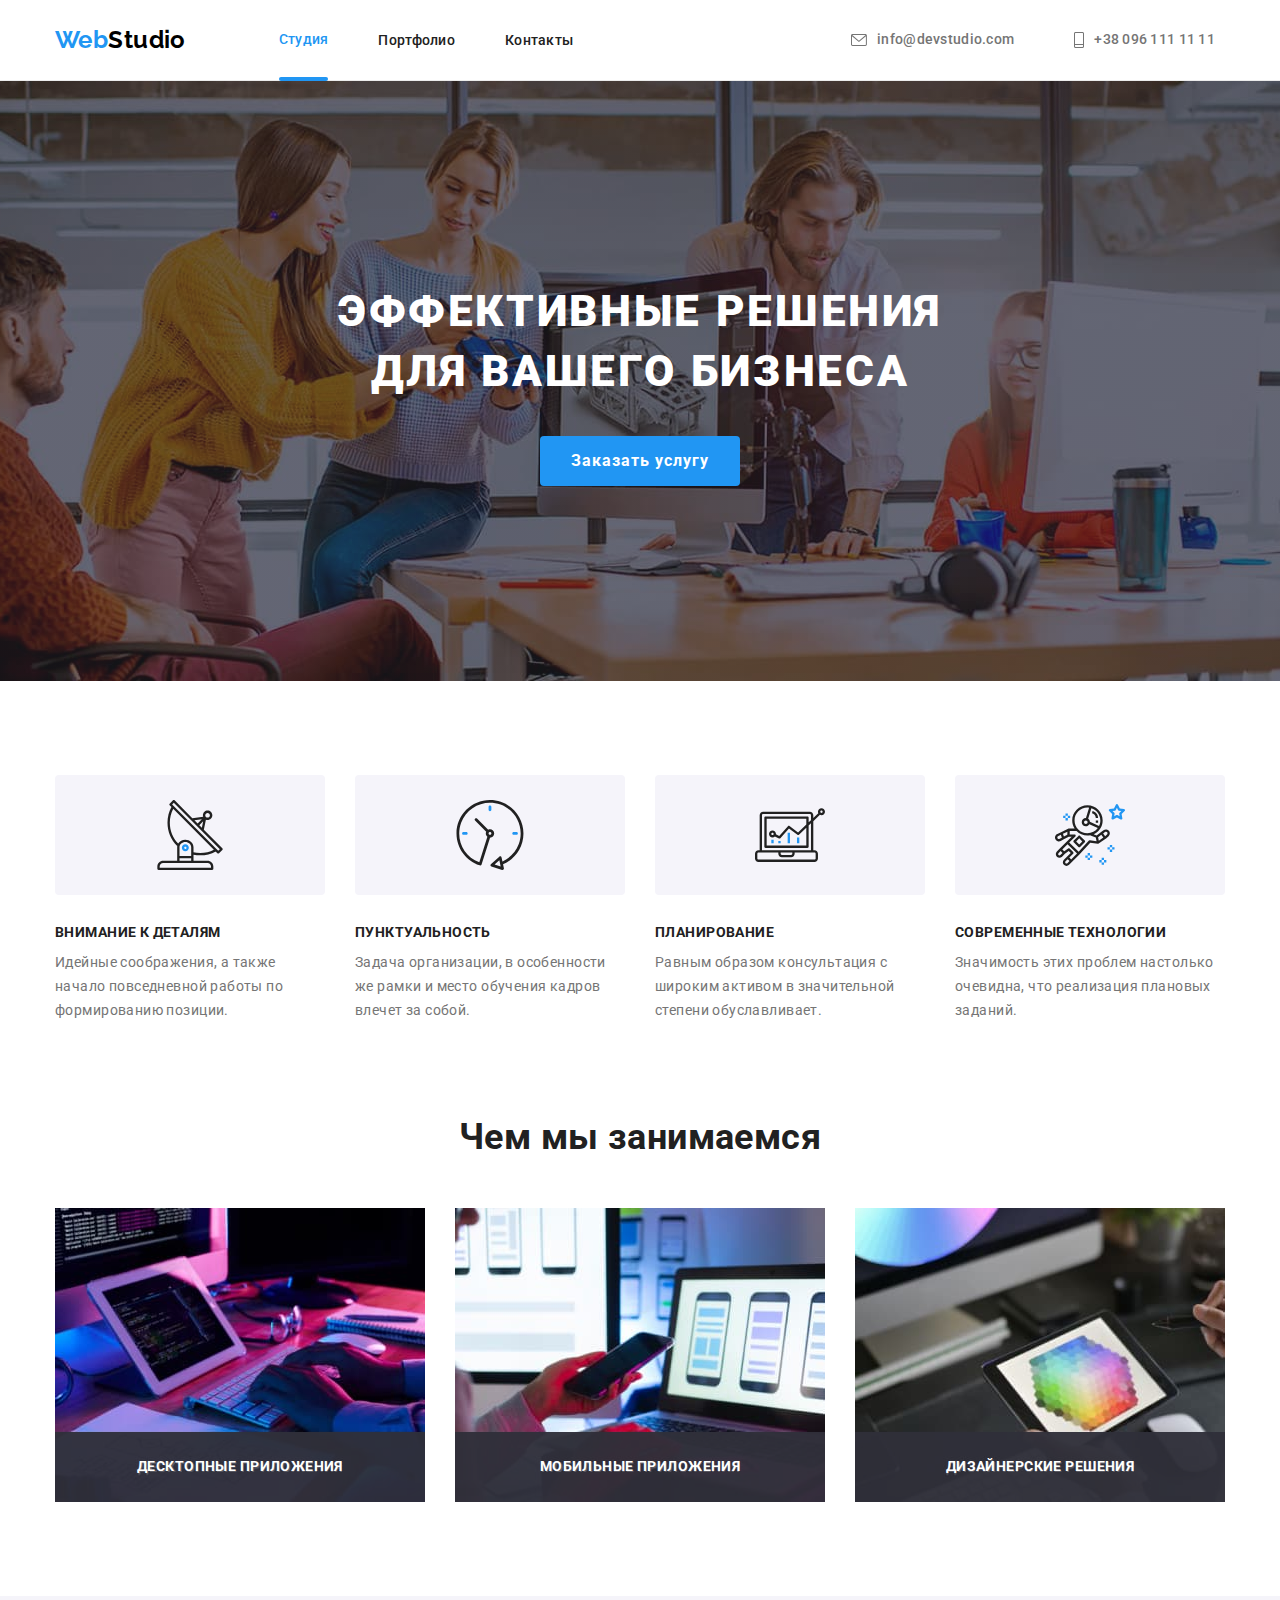
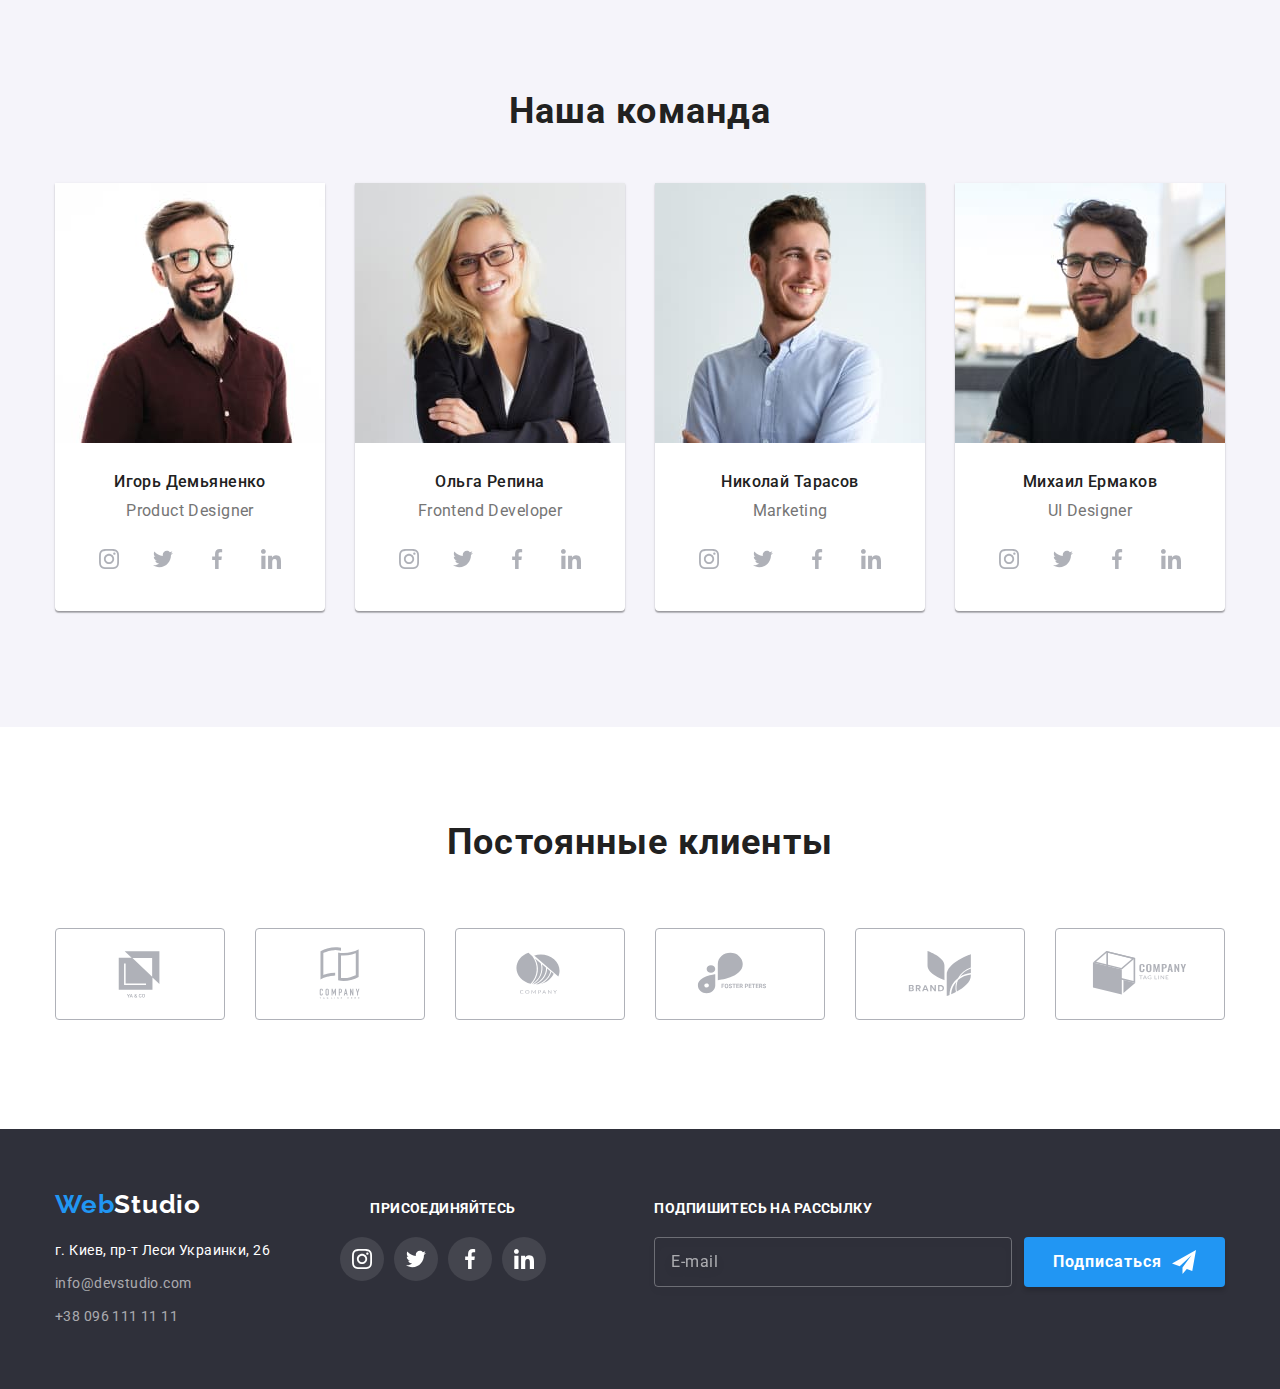
<file: index.html>
<!DOCTYPE html>
<html lang="ru">

<head>
    <meta charset="UTF-8">
    <meta http-equiv="X-UA-Compatible" content="IE=edge">
    <meta name="viewport" content="width=device-width, initial-scale=1.0" />
    <title>Документ</title>
    <link rel="preconnect" href="https://fonts.googleapis.com">
    <link rel="preconnect" href="https://fonts.gstatic.com" crossorigin>
    <link
        href="https://fonts.googleapis.com/css2?family=Raleway:wght@700&family=Roboto:wght@400;500;700;900&display=swap"
        rel="stylesheet">
    <link rel="stylesheet" href="https://cdnjs.cloudflare.com/ajax/libs/modern-normalize/1.1.0/modern-normalize.css">
    <link rel=" stylesheet" href="./css/main.min.css">
</head>

<body>
    <!--Шапка сайта -->
    <header class="header">
        <div class="container header-container">
            <!-- таблет-десктопное меню шапки -->
            <div class="main-navigation">
                <nav class="navigation">
                    <a lang="en" href="./index.html" class="logo">
                        <span class="logo__accent">Web</span>Studio
                    </a>
                    <ul class="navigation-list">
                        <li><a href="./index.html" class="navigation-list__link current">Студия</a></li>
                        <li><a href="./portfolio.html" class="navigation-list__link">Портфолио</a></li>
                        <li><a href="./portfolio.html" class="navigation-list__link">Контакты</a></li>
                    </ul>
                </nav>
                <ul class="contact-list">
                    <li class="contact-list__item">
                        <a lang="en" href="mailto:info@devstudio.com" class="contact-list__email">
                            <svg class="contact-list__icon-envelope" width="16px" height="12px">
                                <use href="./images2/symbol-defs.svg#icon-envelope-hover">
                                </use>
                            </svg>info@devstudio.com
                        </a>
                    </li>
                    <li class="contact-list__item">
                        <a href="tel:+380961111111" class="contact-list__tel">
                            <svg class="contact-list__icon-tel" width="10px" height="16px">
                                <use href="./images2/symbol-defs.svg#icon-tel"></use>
                            </svg>+38 096 111 11 11
                        </a>
                    </li>
                </ul>
            </div>
            <!-- мобильное меню шапки -->
            <div class="logo-box">
                <a lang=" en" href="./index.html" class="logo">
                    <span class="logo__accent">Web</span>Studio
                </a>
                <button type="button" class="menu-open-button js-open-menu" aria-expanded="false"
                    aria-controls="mobile-menu">
                    <svg width="24" height="16" aria-label="Переключатель мобильного меню">
                        <use class="icon-menu" href="./images3/symbol-defs4.svg#icon-menu_24px"></use>
                    </svg>
                </button>
            </div>
            <div class="menu-container js-menu-container" id="mobile-menu">
                <button type="button" class="menu-close-button js-close-menu" aria-expanded="false"
                    aria-controls="mobile-menu">
                    <svg width="19" height="19" aria-label="Переключатель мобильного меню">
                        <use class="icon-cross" href="./images3/symbol-defs4.svg#icon-close_24px"></use>
                    </svg>
                </button>
                <nav class="mob-menu-navigation">
                    <ul class="mob-menu-list">
                        <li><a href="./index.html" class="mob-menu__link current-mob">Студия</a></li>
                        <li><a href="./portfolio.html" class="mob-menu__link">Портфолио</a></li>
                        <li><a href="./portfolio.html" class="mob-menu__link">Контакты</a></li>
                    </ul>
                </nav>
                <div class="mobile-box">
                    <ul class="mob-menu-contact-list">
                        <li class="mob-menu-contact__item">
                            <a href="tel:+380961111111" class="mob-menu-contact__tel">
                                +38 096 111 11 11
                            </a>
                        </li>
                        <li class="mob-menu-contact__item">
                            <a lang="en" href="mailto:info@devstudio.com" class="mob-menu-contact__email">
                                info@devstudio.com
                            </a>
                        </li>
                    </ul>
                    <ul class="mob-menu-social__list">
                        <li class="mob-menu-social__item"><a class="mob-menu-social" href="#">Instagram</a>
                        </li>
                        <li class="mob-menu-social__item"><a class="mob-menu-social" href="#">Twitter</a>
                        </li>
                        <li class="mob-menu-social__item"><a class="mob-menu-social" href="#">Facebook</a>
                        </li>
                        <li class="mob-menu-social__item"><a class="mob-menu-social" href="#">LinkedIn</a>
                        </li>
                    </ul>
                </div>
            </div>
        </div>
    </header>
    <!-- Главная часть сайта -->
    <main>
        <section class="hero">
            <div class="container">
                <h1 class="hero__title">Эффективные решения для вашего бизнеса</h1>
                <button data-modal-open class="hero__button-primary" type="button">Заказать услугу</button>
            </div>
        </section>
        <section class="features">
            <div class="container">
                <h2 class="visually-hidden">Наши особенности</h2>
                <ul class="features-list__list">
                    <li class="features-list__item">
                        <div class="features-list__icon">
                            <svg class="features-list__logo" width="70px" height="70px">
                                <use href="./images2/symbol-defs.svg#icon-antenna" />
                            </svg>
                        </div>
                        <h3 class="features-list__title">Внимание к деталям</h3>
                        <p class="features-list__text">Идейные соображения, а также начало повседневной работы по
                            формированию
                            позиции.
                        </p>
                    </li>
                    <li class="features-list__item">
                        <div class="features-list__icon">
                            <svg class="features-list__logo" width="70" height="70">
                                <use href="./images2/symbol-defs.svg#icon-clock" />
                            </svg>
                        </div>
                        <h3 class="features-list__title">Пунктуальность</h3>
                        <p class="features-list__text">Задача организации, в особенности же рамки и место обучения
                            кадров
                            влечет за собой.
                        </p>
                    </li>
                    <li class="features-list__item">
                        <div class="features-list__icon">
                            <svg class="features-list__logo" width="70" height="70">
                                <use href="./images2/symbol-defs.svg#icon-diagram" />
                            </svg>
                        </div>
                        <h3 class="features-list__title">Планирование</h3>
                        <p class="features-list__text">Равным образом консультация с широким активом в
                            значительной
                            степени обуславливает.
                        </p>
                    </li>
                    <li class="features-list__item">
                        <div class="features-list__icon">
                            <svg class="features-list__logo" width="70" height="70">
                                <use href="./images2/symbol-defs.svg#icon-astronaut" />
                            </svg>
                        </div>
                        <h3 class="features-list__title">Современные технологии</h3>
                        <p class="features-list__text">Значимость этих проблем настолько очевидна, что реализация
                            плановых
                            заданий.
                        </p>
                    </li>
                </ul>
            </div>
        </section>
        <section class="work">
            <div class="container">
                <h2 class="work__title">Чем мы занимаемся</h2>
                <ul class="work__list">
                    <li class="work__item">
                        <div class="specifics">
                            <picture>
                                <source srcset="./img/desktop/desktop-squoosh1x/work1-desktop@1x.jpg 1x,
                                    ./img/desktop/desktop-squoosh2x/work1-desktop@2x.jpg 2x"
                                    media="(min-width: 1200px)">
                                <img class=" specifics__images"
                                    src="./img/desktop/desktop-squoosh1x/work1-desktop@1x.jpg"
                                    alt="Десктопные приложения" width="370" />
                            </picture>
                            <div class="specifics__text">
                                <p class="specifics__name">Десктопные приложения</p>
                            </div>
                        </div>
                    </li>
                    <li class="work__item">
                        <div class="specifics">
                            <picture>
                                <source srcset="./img/desktop/desktop-squoosh1x/work2-desktop@1x.jpg 1x,
                                    ./img/desktop/desktop-squoosh2x/work2-desktop@2x.jpg 2x"
                                    media="(min-width: 1200px)">
                                <img class="specifics__images"
                                    src="./img/desktop/desktop-squoosh1x/work2-desktop@1x.jpg"
                                    alt="Мобильные приложения" width="370" />
                            </picture>
                            <div class="specifics__text">
                                <p class="specifics__name">Мобильные приложения</p>
                            </div>
                        </div>
                    </li>
                    <li class="work__item">
                        <div class="specifics">
                            <picture>
                                <source srcset="./img/desktop/desktop-squoosh1x/work3-desktop@1x.jpg 1x,
                                    ./img/desktop/desktop-squoosh2x/work3-desktop@2x.jpg 2x"
                                    media="(min-width: 1200px)">
                                <img class="specifics__images"
                                    src="./img/desktop/desktop-squoosh1x/work3-desktop@1x.jpg"
                                    alt="Дизайнерские решения" width="370" />
                            </picture>
                            <div class="specifics__text">
                                <p class="specifics__name">Дизайнерские решения</p>
                            </div>
                        </div>
                    </li>
                </ul>
            </div>
        </section>
        <section class="team">
            <div class="container">
                <h2 class="team__title">Наша команда</h2>
                <ul class="team__list">
                    <li class="card">
                        <picture>
                            <source
                                srcset="./img/desktop/desktop-squoosh1x/team1-desktop@1x.jpg 1x, ./img/desktop/desktop-squoosh2x/team1-desktop@2x.jpg 2x"
                                media="(min-width: 1200px)">
                            <source
                                srcset="./img/tablet/tablet-squoosh1x/team1-tablet@1x.jpg 1x, ./img/tablet/tablet-squoosh2x/team1-tablet@2x.jpg 2x"
                                media="(min-width: 768px)">
                            <source
                                srcset="./img/mobile/mobile-squoosh1x/team1-mobile@1x.jpg 1x, ./img/mobile/mobile-squoosh2x/team1-mobile@2x.jpg 2x"
                                media="(max-width: 767px)">
                            <img src="./img/mobile/mobile-squoosh1x/team1-mobile@1x.jpg" alt="Фото Игоря" width="450"
                                height="622" />
                        </picture>
                        <div class="card__name">
                            <h3 class="card__title">Игорь Демьяненко</h3>
                            <p class="card__text" lang="en">Product Designer</p>
                            <ul class="social">
                                <li class="social__item">
                                    <a href="" class="social__link">
                                        <svg class="social__net" width="20" height="20">
                                            <use href="./images2/symbol-defs.svg#icon-instagram" />
                                        </svg>
                                    </a>
                                </li>
                                <li class="social__item">
                                    <a href="" class="social__link">
                                        <svg class="social__net" width="20" height="20">
                                            <use href="./images2/symbol-defs.svg#icon-twitter" />
                                        </svg>
                                    </a>
                                </li>
                                <li class="social__item">
                                    <a href="" class="social__link">
                                        <svg class="social__net" width="20" height="20">
                                            <use href="./images2/symbol-defs.svg#icon-facebook" />
                                        </svg>
                                    </a>
                                </li>
                                <li class="social__item">
                                    <a href="" class="social__link">
                                        <svg class="social__net" width="20" height="20">
                                            <use href="./images2/symbol-defs.svg#icon-linkedin" />
                                        </svg>
                                    </a>
                                </li>
                            </ul>
                        </div>
                    </li>
                    <li class="card">
                        <picture>
                            <source
                                srcset="./img/desktop/desktop-squoosh1x/team2-desktop@1x.jpg 1x, ./img/desktop/desktop-squoosh2x/team2-desktop@2x.jpg 2x"
                                media="(min-width: 1200px)">
                            <source
                                srcset="./img/tablet/tablet-squoosh1x/team2-tablet@1x.jpg 1x, ./img/tablet/tablet-squoosh2x/team2-tablet@2x.jpg 2x"
                                media="(min-width: 768px)">
                            <source
                                srcset="./img/mobile/mobile-squoosh1x/team2-mobile@1x.jpg 1x, ./img/mobile/mobile-squoosh2x/team2-mobile@2x.jpg 2x"
                                media="(max-width: 767px)">
                            <img src="./img/mobile/mobile-squoosh1x/team2-mobile@1x.jpg" alt="Фото Ольги" width="450"
                                height="622" />
                        </picture>
                        <div class="card__name">
                            <h3 class="card__title">Ольга Репина</h3>
                            <p class="card__text" lang="en">Frontend Developer</p>
                            <ul class="social">
                                <li class="social__item">
                                    <a href="" class="social__link">
                                        <svg class="net" width="20" height="20">
                                            <use href="./images2/symbol-defs.svg#icon-instagram" />
                                        </svg>
                                    </a>
                                </li>
                                <li class="social__item">
                                    <a href="" class="social__link">
                                        <svg class="net" width="20" height="20">
                                            <use href="./images2/symbol-defs.svg#icon-twitter" />
                                        </svg>
                                    </a>
                                </li>
                                <li class="social__item">
                                    <a href="" class="social__link">
                                        <svg class="net" width="20" height="20">
                                            <use href="./images2/symbol-defs.svg#icon-facebook" />
                                        </svg>
                                    </a>
                                </li>
                                <li class="social__item">
                                    <a href="" class="social__link">
                                        <svg class="net" width="20" height="20">
                                            <use href="./images2/symbol-defs.svg#icon-linkedin" />
                                        </svg>
                                    </a>
                                </li>
                            </ul>
                        </div>
                    </li>
                    <li class="card">
                        <picture>
                            <source
                                srcset="./img/desktop/desktop-squoosh1x/team3-desktop@1x.jpg 1x, ./img/desktop/desktop-squoosh2x/team3-desktop@2x.jpg 2x"
                                media="(min-width: 1200px)">
                            <source
                                srcset="./img/tablet/tablet-squoosh1x/team3-tablet@1x.jpg 1x, ./img/tablet/tablet-squoosh2x/team3-tablet@2x.jpg 2x"
                                media="(min-width: 768px)">
                            <source
                                srcset="./img/mobile/mobile-squoosh1x/team3-mobile@1x.jpg 1x, ./img/mobile/mobile-squoosh2x/team3-mobile@2x.jpg 2x"
                                media="(max-width: 767px)">
                            <img src="./img/mobile/mobile-squoosh1x/team3-mobile@1x.jpg" alt="Фото Николая" width="450"
                                height="622" />
                        </picture>
                        <div class="card__name">
                            <h3 class="card__title">Николай Тарасов</h3>
                            <p class="card__text" lang="en">Marketing</p>
                            <ul class="social">
                                <li class="social__item">
                                    <a href="" class="social__link">
                                        <svg class="net" width="20" height="20">
                                            <use href="./images2/symbol-defs.svg#icon-instagram" />
                                        </svg>
                                    </a>
                                </li>
                                <li class="social__item">
                                    <a href="" class="social__link">
                                        <svg class="net" width="20" height="20">
                                            <use href="./images2/symbol-defs.svg#icon-twitter" />
                                        </svg>
                                    </a>
                                </li>
                                <li class="social__item">
                                    <a href="" class="social__link">
                                        <svg class="net" width="20" height="20">
                                            <use href="./images2/symbol-defs.svg#icon-facebook" />
                                        </svg>
                                    </a>
                                </li>
                                <li class="social__item">
                                    <a href="" class="social__link">
                                        <svg class="net" width="20" height="20">
                                            <use href="./images2/symbol-defs.svg#icon-linkedin" />
                                        </svg>
                                    </a>
                                </li>
                            </ul>
                        </div>
                    </li>
                    <li class="card">
                        <picture>
                            <source
                                srcset="./img/desktop/desktop-squoosh1x/team4-desktop@1x.jpg 1x, ./img/desktop/desktop-squoosh2x/team4-desktop@2x.jpg 2x"
                                media="(min-width: 1200px)">
                            <source
                                srcset="./img/tablet/tablet-squoosh1x/team4-tablet@1x.jpg 1x, ./img/tablet/tablet-squoosh2x/team4-tablet@2x.jpg 2x"
                                media="(min-width: 768px)">
                            <source
                                srcset="./img/mobile/mobile-squoosh1x/team4-mobile@1x.jpg 1x, ./img/mobile/mobile-squoosh2x/team4-mobile@2x.jpg 2x"
                                media="(max-width: 767px)">
                            <img src="./img/mobile/mobile-squoosh1x/team4-mobile@1x.jpg" alt="Фото Михаила" width="450"
                                height="622" />
                        </picture>
                        <div class="card__name">
                            <h3 class="card__title">Михаил Ермаков</h3>
                            <p class="card__text" lang="en">UI Designer</p>
                            <ul class="social">
                                <li class="social__item">
                                    <a href="" class="social__link">
                                        <svg class="net" width="20" height="20">
                                            <use href="./images2/symbol-defs.svg#icon-instagram" />
                                        </svg>
                                    </a>
                                </li>
                                <li class="social__item">
                                    <a href="" class="social__link">
                                        <svg class="net" width="20" height="20">
                                            <use href="./images2/symbol-defs.svg#icon-twitter" />
                                        </svg>
                                    </a>
                                </li>
                                <li class="social__item">
                                    <a href="" class="social__link">
                                        <svg class="net" width="20" height="20">
                                            <use href="./images2/symbol-defs.svg#icon-facebook" />
                                        </svg>
                                    </a>
                                </li>
                                <li class="social__item">
                                    <a href="" class="social__link">
                                        <svg class="net" width="20" height="20">
                                            <use href="./images2/symbol-defs.svg#icon-linkedin" />
                                        </svg>
                                    </a>
                                </li>
                            </ul>
                        </div>
                    </li>
                </ul>
            </div>
        </section>
        <section class="clients__section">
            <div class="clients-container">
                <h2 class="clients__title">Постоянные клиенты</h2>
                <ul class="clients__list">
                    <li class="clients__item">
                        <a href="" class="clients__link">
                            <svg class="clients__logo" width="106" height="60">
                                <use href="./images2/symbol-defs.svg#icon-Logo1" />
                            </svg>
                        </a>
                    </li>
                    <li class="clients__item">
                        <a href="" class="clients__link">
                            <svg class="clients__logo" width="106" height="60">
                                <use href="./images2/symbol-defs.svg#icon-Logo2" />
                            </svg>
                        </a>
                    </li>
                    <li class="clients__item">
                        <a href="" class="clients__link">
                            <svg class="clients__logo" width="106" height="60">
                                <use href="./images2/symbol-defs.svg#icon-Logo3" />
                            </svg>
                        </a>
                    </li>
                    <li class="clients__item">
                        <a href="" class="clients__link">
                            <svg class="clients__logo" width="106" height="60">
                                <use href="./images2/symbol-defs.svg#icon-Logo4" />
                            </svg>
                        </a>
                    </li>
                    <li class="clients__item">
                        <a href="" class="clients__link">
                            <svg class="clients__logo" width="106" height="60">
                                <use href="./images2/symbol-defs.svg#icon-Logo5" />
                            </svg>
                        </a>
                    </li>
                    <li class="clients__item">
                        <a href="" class="clients__link">
                            <svg class="clients__logo" width="106" height="60">
                                <use href="./images2/symbol-defs.svg#icon-Logo6" />
                            </svg>
                        </a>
                    </li>
                </ul>
            </div>
        </section>
    </main>
    <!-- Футер сайта -->
    <footer class="footer">
        <div class="container footer-container">
            <div class="locate-join">
                <div class="locate">
                    <a lang="en" href="./index.html" class="logo">
                        <span class="logo__accent">Web</span>Studio
                    </a>
                    <address class="adress">
                        <ul class="adress__list">
                            <li class="adress__item">г. Киев, пр-т Леси Украинки, 26</li>
                            <li><a lang="en" href="mailto:info@devstudio.com"
                                    class="adress__email-item">info@devstudio.com</a>
                            </li>
                            <li><a href="tel:+380961111111" class="adress__tel-item">+38 096 111 11 11</a></li>
                        </ul>
                    </address>
                </div>
                <div class="join">
                    <p class="join__title">присоединяйтесь</p>
                    <ul class="join__list">
                        <li class="media">
                            <a href="" class="media__link">
                                <svg class="media__icon" width="20" height="20">
                                    <use href="./images2/symbol-defs.svg#icon-instagram" />
                                </svg>
                            </a>
                        </li>
                        <li class="media">
                            <a href="" class="media__link">
                                <svg class="media__icon" width="20" height="20">
                                    <use href="./images2/symbol-defs.svg#icon-twitter" />
                                </svg>
                            </a>
                        </li>
                        <li class="media">
                            <a href="" class="media__link">
                                <svg class="media__icon" width="20" height="20">
                                    <use href="./images2/symbol-defs.svg#icon-facebook" />
                                </svg>
                            </a>
                        </li>
                        <li class="media">
                            <a href="" class="media__link">
                                <svg class="media__icon" width="20" height="20">
                                    <use href="./images2/symbol-defs.svg#icon-linkedin" />
                                </svg>
                            </a>
                        </li>
                    </ul>
                </div>
            </div>
            <div class="subscription-box">
                <form class="subscription">
                    <p class="subscription__title">Подпишитесь на рассылку</p>
                    <label class="subscription-label" for="email"></label>
                    <div class="subscription__btn">
                        <input class="subscription__input" type="email" name="email" id="email" placeholder="E-mail" />
                        <button class="subscription__button" type="submit">Подписаться
                            <svg class="subscription__icon" width="24" height="24">
                                <use href="./images3/symbol-defs2.svg#icon-icon-send"></use>
                            </svg>
                        </button>
                    </div>
                </form>
            </div>
        </div>
    </footer>
    <!-- Модальное окно -->
    <div class="backdrop is-hidden" data-modal>
        <div class="modal">
            <button data-modal-close class="modal__button" type="button">
                <svg class="modal__close" width="18px" height="18px">
                    <use href="./images3/symbol-defs.svg#icon-close-black"></use>
                </svg>
            </button>
            <p class="modal__title">Оставьте свои данные, мы вам перезвоним</p>
            <form class="modal__form">
                <div class="data">
                    <label class="data__label">Имя</label>
                    <div class="data__input-wrap">
                        <input class="data__form-input" type="text" name="name" id="name" required />
                        <svg class="data__icon" width="18px" height="18px">
                            <use href="./images3/symbol-defs2.svg#icon-person-black-18dp"></use>
                        </svg>
                    </div>
                </div>
                <div class="data">
                    <label class="data__label" for="tel">Телефон</label>
                    <div class="data__input-wrap">
                        <input class="data__form-input" type="tel" name="tel" id="tel" />
                        <svg class="data__icon" width="18px" height="18px">
                            <use href="./images3/symbol-defs2.svg#icon-phone-black-18dp"></use>
                        </svg>
                    </div>
                </div>
                <div class="data">
                    <label class="data__label" for="email">Почта</label>
                    <div class="data__input-wrap">
                        <input class="data__form-input" type="email" name="email" id="mail" />
                        <svg class="data__icon" width="18px" height="18px">
                            <use href="./images3/symbol-defs2.svg#icon-email-black-18dp"></use>
                        </svg>
                    </div>
                </div>
                <div class="comment">
                    <label for="comment" class="comment__label">Комментарий</label>
                    <textarea class="comment__form" name="comment" id="comment" rows="10"
                        placeholder="Введите текст"></textarea>
                </div>
                <div class="checkbox">
                    <input class="checkbox visually-hidden" type="checkbox" name="policy" value="true" <!--
                        id="policy" />
                    <label class="checkbox__label" for="policy">Соглашаюсь с рассылкой и принимаю<a
                            class="checkbox__accent" href="#">Условия договора</a></label>
                </div>
                <button class="submit" type="submit">Отправить</button>
            </form>
        </div>
    </div>
    <script src="./js/modal.js"></script>
    <script src="./js/menu.js"></script>
</body>

</html>
</file>
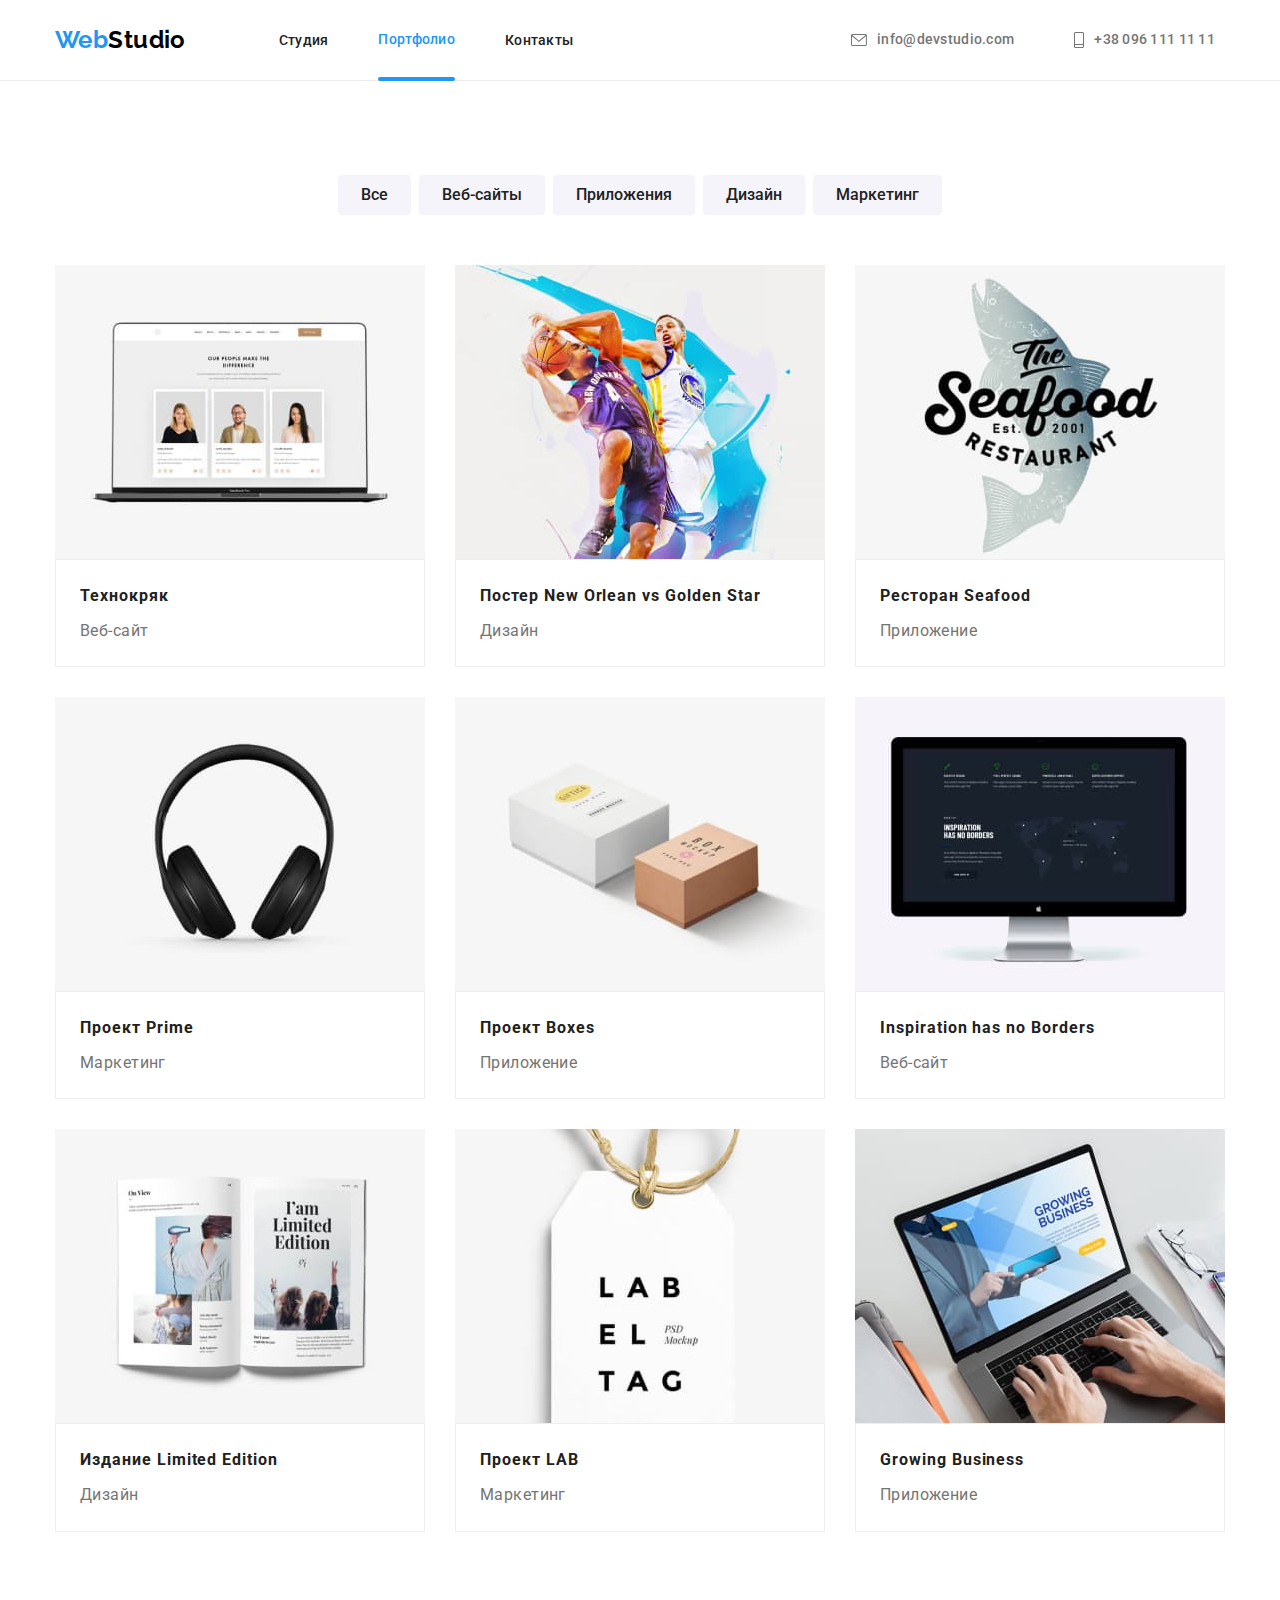
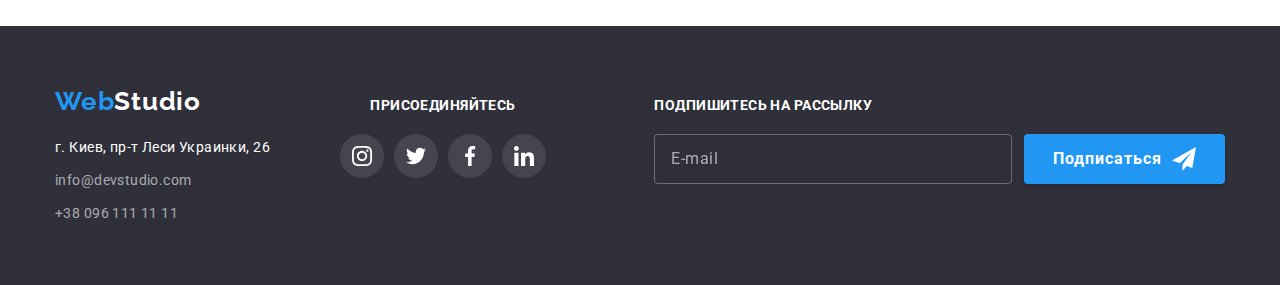
<file: portfolio.html>
<!DOCTYPE html>
<html lang="ru">

<head>
    <meta charset="UTF-8">
    <meta http-equiv="X-UA-Compatible" content="IE=edge">
    <meta name="viewport" content="width=device-width, initial-scale=1.0">
    <title>Портфолио</title>
    <link rel="preconnect" href="https://fonts.googleapis.com">
    <link rel="preconnect" href="https://fonts.gstatic.com" crossorigin>
    <link
        href="https://fonts.googleapis.com/css2?family=Raleway:wght@700&family=Roboto:wght@400;500;700;900&display=swap"
        rel="stylesheet">
    <link rel="stylesheet" href="https://cdnjs.cloudflare.com/ajax/libs/modern-normalize/1.1.0/modern-normalize.css">
    <link rel=" stylesheet" href="./css/main.min.css">
</head>

<body>
    <!--Шапка сайта -->
    <header class="header">
        <div class="container header-container">
            <!-- таблет-десктопное меню шапки -->
            <div class="main-navigation">
                <nav class="navigation">
                    <a lang="en" href="./index.html" class="logo">
                        <span class="logo__accent">Web</span>Studio
                    </a>
                    <ul class="navigation-list">
                        <li><a href="./index.html" class="navigation-list__link">Студия</a></li>
                        <li><a href="./portfolio.html" class="navigation-list__link current">Портфолио</a></li>
                        <li><a href="./portfolio.html" class="navigation-list__link">Контакты</a></li>
                    </ul>
                </nav>
                <ul class="contact-list">
                    <li class="contact-list__item">
                        <a lang="en" href="mailto:info@devstudio.com" class="contact-list__email">
                            <svg class="contact-list__icon-envelope" width="16px" height="12px">
                                <use href="./images2/symbol-defs.svg#icon-envelope-hover">
                                </use>
                            </svg>info@devstudio.com
                        </a>
                    </li>
                    <li class="contact-list__item">
                        <a href="tel:+380961111111" class="contact-list__tel">
                            <svg class="contact-list__icon-tel" width="10px" height="16px">
                                <use href="./images2/symbol-defs.svg#icon-tel"></use>
                            </svg>+38 096 111 11 11
                        </a>
                    </li>
                </ul>
            </div>
            <!-- мобильное меню шапки -->
            <div class="logo-box">
                <a lang=" en" href="./index.html" class="logo">
                    <span class="logo__accent">Web</span>Studio
                </a>
                <button type="button" class="menu-open-button js-open-menu" aria-expanded="false"
                    aria-controls="mobile-menu">
                    <svg width="24" height="16" aria-label="Переключатель мобильного меню">
                        <use class="icon-menu" href="./images3/symbol-defs4.svg#icon-menu_24px"></use>
                    </svg>
                </button>
            </div>
            <div class="menu-container js-menu-container" id="mobile-menu">
                <button type="button" class="menu-close-button js-close-menu" aria-expanded="false"
                    aria-controls="mobile-menu">
                    <svg width="19" height="19" aria-label="Переключатель мобильного меню">
                        <use class="icon-cross" href="./images3/symbol-defs4.svg#icon-close_24px"></use>
                    </svg>
                </button>
                <nav class="mob-menu-navigation">
                    <ul class="mob-menu-list">
                        <li><a href="./index.html" class="mob-menu__link">Студия</a></li>
                        <li><a href="./portfolio.html" class="mob-menu__link current-mob">Портфолио</a></li>
                        <li><a href="./portfolio.html" class="mob-menu__link">Контакты</a></li>
                    </ul>
                </nav>
                <div class="mobile-box">
                    <ul class="mob-menu-contact-list">
                        <li class="mob-menu-contact__item">
                            <a href="tel:+380961111111" class="mob-menu-contact__tel">
                                +38 096 111 11 11
                            </a>
                        </li>
                        <li class="mob-menu-contact__item">
                            <a lang="en" href="mailto:info@devstudio.com" class="mob-menu-contact__email">
                                info@devstudio.com
                            </a>
                        </li>
                    </ul>
                    <ul class="mob-menu-social__list">
                        <li class="mob-menu-social__item"><a class="mob-menu-social" href=" #">Instagram</a>
                        </li>
                        <li class="mob-menu-social__item"><a class="mob-menu-social" href="#">Twitter</a>
                        </li>
                        <li class="mob-menu-social__item"><a class="mob-menu-social" href="#">Facebook</a>
                        </li>
                        <li class="mob-menu-social__item"><a class="mob-menu-social" href="#">LinkedIn</a>
                        </li>
                    </ul>
                </div>
            </div>
        </div>
        </div>
    </header>
    <main>
        <section class="galery">
            <div class="galery-container">
                <!-- Фильтр работ -->
                <h1 class="visually-hidden">Наши работы</h1>
                <ul class="btn-group">
                    <li><button class="btn-group__button primary" type="button">Все</button></li>
                    <li><button class="btn-group__button" type="button">Веб-сайты</button></li>
                    <li><button class="btn-group__button" type="button">Приложения</button></li>
                    <li><button class="btn-group__button" type="button">Дизайн</button></li>
                    <li><button class="btn-group__button" type="button">Маркетинг</button></li>
                </ul>
                <!-- Галерея -->
                <ul class="galery-list">
                    <li class="galery-list__item">
                        <a href="#" class="galery-list__photo" target="_blank">
                            <div class="product">
                                <picture>
                                    <source srcset="./img/desktop/desktop-squoosh1x/portfolio1-desktop@1x.jpg 1x,
                                    ./img/desktop/desktop-squoosh2x/portfolio1-desktop@2x.jpg 2x"
                                        media="(min-width: 1200px)">
                                    <source srcset="
                                    ./img/tablet/tablet-squoosh1x/portfolio1-tablet@1x.jpg 1x,
                                    ./img/tablet/tablet-squoosh2x/portfolio1-tablet@2x.jpg 2x"
                                        media="(min-width: 768px)">
                                    <source srcset="
                                    ./img/mobile/mobile-squoosh1x/portfolio1-mobile@1x.jpg 1x,
                                    ./img/mobile/mobile-squoosh2x/portfolio1-mobile@2x.jpg 2x"
                                        media="(max-width: 767px)">
                                    <img src="./img/mobile/mobile-squoosh1x/portfolio1-mobile@1x.jpg" alt="Фото сайта"
                                        width="450" height="404" />
                                </picture>
                                <div class=" product__text">
                                    <p class="product__overlay">Ресурс предлагает комплексные предложения с разным
                                        уровнем
                                        функционала и
                                        сервисов. Все это позволит посетителю получить исчерпывающие сведения о
                                        компании
                                        или частном лице.</p>
                                </div>
                            </div>
                            <div class="product__name">
                                <h2 class="product__title">Технокряк</h2>
                                <p class="product__work">Веб-сайт</p>
                            </div>
                        </a>
                    </li>
                    <li class="galery-list__item">
                        <a href="#" class="galery-list__photo" target="_blank">
                            <div class="product">
                                <picture>
                                    <source
                                        srcset="./img/desktop/desktop-squoosh1x/portfolio2-desktop@1x.jpg 1x, ./img/desktop/desktop-squoosh2x/portfolio2-desktop@2x.jpg 2x"
                                        media=" (min-width: 1200px)">
                                    <source
                                        srcset="./img/tablet/tablet-squoosh1x/portfolio2-tablet@1x.jpg 1x, ./img/tablet/tablet-squoosh2x/portfolio2-tablet@2x.jpg 2x"
                                        media=" (min-width: 768px)">
                                    <source
                                        srcset="./img/mobile/mobile-squoosh1x/portfolio2-mobile@1x.jpg 1x, ./img/mobile/mobile-squoosh2x/portfolio2-mobile@2x.jpg 2x"
                                        media="(max-width: 767px)">
                                    <img src="./img/mobile/mobile-squoosh1x/portfolio2-mobile@1x.jpg" alt="Фото постера"
                                        width="450" height="404" />
                                </picture>
                                <div class="product__text">
                                    <p class="product__overlay">Ресурс предлагает комплексные предложения с разным
                                        уровнем
                                        функционала и
                                        сервисов. Все это позволит посетителю получить исчерпывающие сведения о
                                        компании
                                        или частном лице.</p>
                                </div>
                            </div>
                            <div class="product__name">
                                <h2 class="product__title">Постер New Orlean vs Golden Star</h2>
                                <p class="product__work">Дизайн</p>
                            </div>
                        </a>
                    </li>
                    <li class="galery-list__item">
                        <a href="#" class="galery-list__photo" target="_blank">
                            <div class="product">
                                <picture>
                                    <source
                                        srcset="./img/desktop/desktop-squoosh1x/portfolio3-desktop@1x.jpg 1x, ./img/desktop/desktop-squoosh2x/portfolio3-desktop@2x.jpg 2x"
                                        media="(min-width: 1200px)">
                                    <source
                                        srcset="./img/tablet/tablet-squoosh1x/portfolio3-tablet@1x.jpg 1x, ./img/tablet/tablet-squoosh2x/portfolio3-tablet@2x.jpg 2x"
                                        media="(min-width: 768px)">
                                    <source
                                        srcset="./img/mobile/mobile-squoosh1x/portfolio3-mobile@1x.jpg 1x, ./img/mobile/mobile-squoosh2x/portfolio3-mobile@2x.jpg 2x"
                                        media="(max-width: 767px)">
                                    <img src="./img/mobile/mobile-squoosh1x/portfolio3-mobile@1x.jpg"
                                        alt="Фото ресторана" width="450" height="404" />
                                </picture>
                                <div class=" product__text">
                                    <p class="product__overlay">Ресурс предлагает комплексные предложения с разным
                                        уровнем
                                        функционала и
                                        сервисов. Все это позволит посетителю получить исчерпывающие сведения о
                                        компании
                                        или частном лице.</p>
                                </div>
                            </div>
                            <div class="product__name">
                                <h2 class="product__title">Ресторан Seafood</h2>
                                <p class="product__work">Приложение</p>
                            </div>
                        </a>
                    </li>
                    <li class="galery-list__item">
                        <a href="#" class="galery-list__photo" target="_blank">
                            <div class="product">
                                <picture>
                                    <source
                                        srcset="./img/desktop/desktop-squoosh1x/portfolio4-desktop@1x.jpg 1x, ./img/desktop/desktop-squoosh2x/portfolio4-desktop@2x.jpg 2x"
                                        media="(min-width: 1200px)">
                                    <source
                                        srcset="./img/tablet/tablet-squoosh1x/portfolio4-tablet@1x.jpg 1x, ./img/tablet/tablet-squoosh2x/portfolio4-tablet@2x.jpg 2x"
                                        media="(min-width: 768px)">
                                    <source
                                        srcset="./img/mobile/mobile-squoosh1x/portfolio4-mobile@1x.jpg 1x, ./img/mobile/mobile-squoosh2x/portfolio4-mobile@2x.jpg 2x"
                                        media="(max-width: 767px)">
                                    <img src="./img/mobile/mobile-squoosh1x/portfolio4-mobile@1x.jpg" alt="Фото Аудио"
                                        width="450" height="404" />
                                </picture>
                                <div class="product__text">
                                    <p class="product__overlay">Ресурс предлагает комплексные предложения с разным
                                        уровнем
                                        функционала и
                                        сервисов. Все это позволит посетителю получить исчерпывающие сведения о
                                        компании
                                        или частном лице.</p>
                                </div>
                            </div>
                            <div class="product__name">
                                <h2 class="product__title">Проект Prime</h2>
                                <p class="product__work">Маркетинг</p>
                            </div>
                        </a>
                    </li>
                    <li class="galery-list__item">
                        <a href="#" class="galery-list__photo" target="_blank">
                            <div class="product">
                                <picture>
                                    <source
                                        srcset="./img/desktop/desktop-squoosh1x/portfolio5-desktop@1x.jpg 1x, ./img/desktop/desktop-squoosh2x/portfolio5-desktop@2x.jpg 2x"
                                        media="(min-width: 1200px)">
                                    <source
                                        srcset="./img/tablet/tablet-squoosh1x/portfolio5-tablet@1x.jpg 1x, ./img/tablet/tablet-squoosh2x/portfolio5-tablet@2x.jpg 2x"
                                        media="(min-width: 768px)">
                                    <source
                                        srcset="./img/mobile/mobile-squoosh1x/portfolio5-mobile@1x.jpg 1x, ./img/mobile/mobile-squoosh2x/portfolio5-mobile@2x.jpg 2x"
                                        media="(max-width: 767px)">
                                    <img src="./img/mobile/mobile-squoosh1x/portfolio5-mobile@1x.jpg" alt="Фото Коробок"
                                        width="450" height="404" />
                                </picture>
                                <div class="product__text">
                                    <p class="product__overlay">Ресурс предлагает комплексные предложения с разным
                                        уровнем
                                        функционала и
                                        сервисов. Все это позволит посетителю получить исчерпывающие сведения о
                                        компании
                                        или частном лице.</p>
                                </div>
                            </div>
                            <div class="product__name">
                                <h2 class="product__title">Проект Boxes</h2>
                                <p class="product__work">Приложение</p>
                            </div>
                        </a>
                    </li>
                    <li class="galery-list__item">
                        <a href="#" class="galery-list__photo" target="_blank">
                            <div class="product">
                                <picture>
                                    <source
                                        srcset="./img/desktop/desktop-squoosh1x/portfolio6-desktop@1x.jpg 1x, ./img/desktop/desktop-squoosh2x/portfolio6-desktop@2x.jpg 2x"
                                        media="(min-width: 1200px)">
                                    <source
                                        srcset="./img/tablet/tablet-squoosh1x/portfolio6-tablet@1x.jpg 1x, ./img/tablet/tablet-squoosh2x/portfolio6-tablet@2x.jpg 2x"
                                        media="(min-width: 768px)">
                                    <source
                                        srcset="./img/mobile/mobile-squoosh1x/portfolio6-mobile@1x.jpg 1x, ./img/mobile/mobile-squoosh2x/portfolio6-mobile@2x.jpg 2x"
                                        media="(max-width: 767px)">
                                    <img src="./img/mobile/mobile-squoosh1x/portfolio6-mobile@1x.jpg"
                                        alt="Фото Монитора" width="450" height="404" />
                                </picture>
                                <div class="product__text">
                                    <p class="product__overlay">Ресурс предлагает комплексные предложения с разным
                                        уровнем
                                        функционала и
                                        сервисов. Все это позволит посетителю получить исчерпывающие сведения о
                                        компании
                                        или частном лице.</p>
                                </div>
                            </div>
                            <div class="product__name">
                                <h2 class="product__title">Inspiration has no Borders</h2>
                                <p class="product__work">Веб-сайт</p>
                            </div>
                        </a>
                    </li>
                    <li class="galery-list__item">
                        <a href="#" class="galery-list__photo" target="_blank">
                            <div class="product">
                                <picture>
                                    <source
                                        srcset="./img/desktop/desktop-squoosh1x/portfolio7-desktop@1x.jpg 1x, ./img/desktop/desktop-squoosh2x/portfolio7-desktop@2x.jpg 2x"
                                        media="(min-width: 1200px)">
                                    <source
                                        srcset="./img/tablet/tablet-squoosh1x/portfolio7-tablet@1x.jpg 1x, ./img/tablet/tablet-squoosh2x/portfolio7-tablet@2x.jpg 2x"
                                        media="(min-width: 768px)">
                                    <source
                                        srcset="./img/mobile/mobile-squoosh1x/portfolio7-mobile@1x.jpg 1x, ./img/mobile/mobile-squoosh2x/portfolio7-mobile@2x.jpg 2x"
                                        media="(max-width: 767px)">
                                    <img src="./img/mobile/mobile-squoosh1x/portfolio7-mobile@1x.jpg" alt="Фото Книги"
                                        width="450" height="404" />
                                </picture>
                                <div class="product__text">
                                    <p class="product__overlay">Ресурс предлагает комплексные предложения с разным
                                        уровнем
                                        функционала и
                                        сервисов. Все это позволит посетителю получить исчерпывающие сведения о
                                        компании
                                        или частном лице.</p>
                                </div>
                            </div>
                            <div class="product__name">
                                <h2 class="product__title">Издание Limited Edition</h2>
                                <p class="product__work">Дизайн</p>
                            </div>
                        </a>
                    </li>
                    <li class="galery-list__item">
                        <a href="#" class="galery-list__photo" target="_blank">
                            <div class="product">
                                <picture>
                                    <source
                                        srcset="./img/desktop/desktop-squoosh1x/portfolio8-desktop@1x.jpg 1x, ./img/desktop/desktop-squoosh2x/portfolio8-desktop@2x.jpg 2x"
                                        media="(min-width: 1200px)">
                                    <source
                                        srcset="./img/tablet/tablet-squoosh1x/portfolio8-tablet@1x.jpg 1x, ./img/tablet/tablet-squoosh2x/portfolio8-tablet@2x.jpg 2x"
                                        media="(min-width: 768px)">
                                    <source
                                        srcset="./img/mobile/mobile-squoosh1x/portfolio8-mobile@1x.jpg 1x, ./img/mobile/mobile-squoosh2x/portfolio8-mobile@2x.jpg 2x"
                                        media="(max-width: 767px)">
                                    <img src="./img/mobile/mobile-squoosh1x/portfolio8-mobile@1x.jpg"
                                        alt="Фото Бирки" />
                                </picture>
                                <div class="product__text">
                                    <p class="product__overlay">Ресурс предлагает комплексные предложения с разным
                                        уровнем
                                        функционала и
                                        сервисов. Все это позволит посетителю получить исчерпывающие сведения о
                                        компании
                                        или частном лице.</p>
                                </div>
                            </div>
                            <div class="product__name">
                                <h2 class="product__title">Проект LAB</h2>
                                <p class="product__work">Маркетинг</p>
                            </div>
                        </a>
                    </li>
                    <li class="galery-list__item">
                        <a href="#" class="galery-list__photo" target="_blank">
                            <div class="product">
                                <picture>
                                    <source
                                        srcset="./img/desktop/desktop-squoosh1x/portfolio9-desktop@1x.jpg 1x, ./img/desktop/desktop-squoosh2x/portfolio9-desktop@2x.jpg 2x"
                                        media="(min-width: 1200px)">
                                    <source
                                        srcset="./img/tablet/tablet-squoosh1x/portfolio9-tablet@1x.jpg 1x, ./img/tablet/tablet-squoosh2x/portfolio9-tablet@2x.jpg 2x"
                                        media="(min-width: 768px)">
                                    <source
                                        srcset="./img/mobile/mobile-squoosh1x/portfolio9-mobile@1x.jpg 1x, ./img/mobile/mobile-squoosh2x/portfolio9-mobile@2x.jpg 2x"
                                        media="(max-width: 767px)">
                                    <img src="./img/mobile/mobile-squoosh1x/portfolio9-mobile@1x.jpg" alt="Фото Ноутбук"
                                        width="450" height="404" />
                                </picture>
                                <div class="product__text">
                                    <p class="product__overlay">Ресурс предлагает комплексные предложения с разным
                                        уровнем
                                        функционала и
                                        сервисов. Все это позволит посетителю получить исчерпывающие сведения о
                                        компании
                                        или частном лице.</p>
                                </div>
                            </div>
                            <div class="product__name">
                                <h2 class="product__title">Growing Business</h2>
                                <p class="product__work">Приложение</p>
                            </div>
                        </a>
                    </li>
                </ul>
            </div>
        </section>
    </main>
    <!-- Футер сайта -->
    <footer class="footer">
        <div class="container footer-container">
            <div class="locate-join">
                <div class="locate">
                    <a lang="en" href="./index.html" class="logo">
                        <span class="logo__accent">Web</span>Studio
                    </a>
                    <address class="adress">
                        <ul class="adress__list">
                            <li class="adress__item">г. Киев, пр-т Леси Украинки, 26</li>
                            <li><a lang="en" href="mailto:info@devstudio.com"
                                    class="adress__email-item">info@devstudio.com</a>
                            </li>
                            <li><a href="tel:+380961111111" class="adress__tel-item">+38 096 111 11 11</a></li>
                        </ul>
                    </address>
                </div>
                <div class="join">
                    <p class="join__title">присоединяйтесь</p>
                    <ul class="join__list">
                        <li class="media">
                            <a href="" class="media__link">
                                <svg class="media__icon" width="20" height="20">
                                    <use href="./images2/symbol-defs.svg#icon-instagram" />
                                </svg>
                            </a>
                        </li>
                        <li class="media">
                            <a href="" class="media__link">
                                <svg class="media__icon" width="20" height="20">
                                    <use href="./images2/symbol-defs.svg#icon-twitter" />
                                </svg>
                            </a>
                        </li>
                        <li class="media">
                            <a href="" class="media__link">
                                <svg class="media__icon" width="20" height="20">
                                    <use href="./images2/symbol-defs.svg#icon-facebook" />
                                </svg>
                            </a>
                        </li>
                        <li class="media">
                            <a href="" class="media__link">
                                <svg class="media__icon" width="20" height="20">
                                    <use href="./images2/symbol-defs.svg#icon-linkedin" />
                                </svg>
                            </a>
                        </li>
                    </ul>
                </div>
            </div>
            <div class="subscription-box">
                <form class="subscription">
                    <p class="subscription__title">Подпишитесь на рассылку</p>
                    <label class="subscription-label" for="email"></label>
                    <div class="subscription__btn">
                        <input class="subscription__input" type="email" name="email" id="email" placeholder="E-mail" />
                        <button class="subscription__button" type="submit">Подписаться
                            <svg class="subscription__icon" width="24" height="24">
                                <use href="./images3/symbol-defs2.svg#icon-icon-send"></use>
                            </svg>
                        </button>
                    </div>
                </form>
            </div>
        </div>
    </footer>
    <script src="./js/modal.js"></script>
    <script src="./js/menu.js"></script>
</body>

</html>
</file>
<file: css/main.min.css>
.visually-hidden{position:absolute;white-space:nowrap;width:1px;height:1px;overflow:hidden;border:0;padding:0;clip:rect(0 0 0 0);-webkit-clip-path:inset(50%);clip-path:inset(50%);margin:-1px}.backdrop.is-hidden{opacity:0;pointer-events:none;visibility:hidden}:root{--primary-text-color: #212121;--title-text-color: #757575;--secondary-title-text-color: #000000;--accent-color: #2196F3;--secondary-accent-color: #188CE8;--white: #FFFFFF;--primary-background-color: #2F303A;--secondary-background-color: #F5F4FA;--grey: #AFB1B8;--timing-function: cubic-bezier(0.4, 0, 0.2, 1);--bg-image: linear-gradient(to right, rgba(47, 48, 58, 0.4), rgba(47, 48, 58, 0.4))}.container{width:100%;padding-right:15px;padding-left:15px;margin-left:auto;margin-right:auto}@media screen and (min-width: 480px){.container{width:480px}}@media screen and (min-width: 768px){.container{width:768px}}@media screen and (min-width: 1200px){.container{width:1200px}}.btn-group__button{gap:8px;border:none;color:var(--primary-text-color);background-color:var(--secondary-background-color);padding:6px 22px}.btn-group__button.primary{display:flex;align-items:center;cursor:pointer;font-family:inherit;font-weight:500;font-size:16px;line-height:1.6;text-align:center;border-radius:4px;margin-left:0px;min-width:73px;color:var(--white);background-color:var(--accent-color)}.btn-group{display:flex;align-items:center;justify-content:flex-start;flex-wrap:wrap;gap:8px;margin-bottom:40px}.btn-group:nth-last-child(3){margin-right:0px}@media screen and (min-width: 768px){.btn-group{justify-content:center;margin-bottom:30px}}@media screen and (min-width: 1200px){.btn-group{justify-content:center;margin-bottom:50px}}.btn-group .btn-group__button{cursor:pointer;font-family:inherit;font-weight:500;font-size:16px;line-height:1.6;text-align:center;padding:6px 22px;border-radius:4px;border:1px solid rgba(0,0,0,0);color:var(--primary-text-color);background-color:var(--secondary-background-color);transition:color 250ms var(--timing-function),background-color 250ms var(--timing-function)}.btn-group .btn-group__button:hover,.btn-group .btn-group__button:focus{color:var(--white);background-color:var(--accent-color);box-shadow:0px 4px 4px rgba(0,0,0,.15)}.contact-list{display:flex;align-items:center;gap:50px;margin-left:auto}@media screen and (min-width: 768px)and (max-width: 1200px){.contact-list{display:block;margin-top:21px;margin-bottom:21px}}.contact-list__item{display:flex;align-items:center;margin-right:10px;gap:10px}.contact-list__email{display:flex;align-items:center;font-weight:500;font-size:14px;line-height:1.14;letter-spacing:.02em;color:var(--title-text-color);fill:currentColor;transition:color 250ms var(--timing-function)}@media screen and (min-width: 768px)and (max-width: 1200px){.contact-list__email{margin-bottom:10px}}.contact-list__email:hover,.contact-list__email:focus{color:var(--accent-color)}.contact-list__icon-envelope{margin-right:10px}.contact-list__icon-envelope:hover,.contact-list__icon-envelope:focus{fill:var(--accent-color)}.contact-list__tel{display:flex;align-items:center;justify-content:center;font-weight:500;font-size:14px;line-height:1.14;letter-spacing:.02em;color:var(--title-text-color);fill:currentColor;transition:color 250ms var(--timing-function)}.contact-list__tel:hover,.contact-list__tel:focus{color:var(--accent-color)}.contact-list__icon-tel{margin-right:10px}.contact-list__icon-tel:hover,.contact-list__icon-tel:focus{fill:var(--accent-color)}.adress{font-style:normal}.adress__item:hover,.adress__item:focus{color:var(--accent-color)}.adress__list{display:flex;flex-direction:column;align-items:center;justify-content:center;gap:9px}@media screen and (min-width: 1200px){.adress__list{align-items:flex-start}}.adress__item{font-weight:400;font-size:14px;line-height:1.7;color:var(--white);transition:color 250ms var(--timing-function)}.adress__email-item:hover,.adress__email-item:focus{color:var(--accent-color)}.adress__email-item{font-weight:400;font-size:14px;line-height:1.7;color:rgba(255,255,255,.6);transition:color 250ms var(--timing-function)}.adress__tel-item:hover,.adress__tel-item:focus{color:var(--accent-color)}.adress__tel-item{font-weight:400;font-size:14px;line-height:1.7;color:rgba(255,255,255,.6);transition:color 250ms var(--timing-function)}.backdrop{position:fixed;top:0px;left:0px;width:100%;height:100%;background-color:rgba(0,0,0,.2);overflow-y:scroll}.modal{position:absolute;top:20px;left:50%;width:100%;min-height:581px;padding:40px;background-color:var(--white);box-shadow:0px 1px 3px rgba(0,0,0,.12),0px 1px 1px rgba(0,0,0,.14),0px 2px 1px rgba(0,0,0,.2);border-radius:4px;opacity:1;transform:translateX(-50%) scale(1);transition:transform 250ms var(--timing-function),opacity 250ms var(--timing-function),visibility 250ms var(--timing-function)}@media screen and (min-width: 480px){.modal{max-width:450px;width:100%}}.backdrop.is-hidden .modal{transform:translate(-50%, -50%) scale(0.8)}.modal__close{width:18px;height:18px;background-color:rgba(0,0,0,0)}.modal__button:hover .modal__close,.modal__button:focus .modal__close{fill:var(--accent-color)}.modal__button{display:flex;width:30px;height:30px;border-radius:50%;border:1px solid rgba(0,0,0,.1);align-items:center;justify-content:center;background-color:var(--white);top:8px;right:8px;position:absolute;cursor:pointer;fill:var(--secondary-title-text-color);transition:fill 250ms var(--timing-function)}.modal__title{font-weight:700;font-size:20px;line-height:1.15;text-align:center;letter-spacing:.03em;color:var(--primary-text-color);margin-bottom:12px}.modal__form{width:100%}.checkbox__label{font-size:7px;line-height:1.71;letter-spacing:.03em;color:var(--title-text-color);display:flex;align-items:center}@media screen and (min-width: 480px){.checkbox__label{font-size:12px}}.checkbox__label::before{content:"";width:16px;height:15px;border:2px solid var(--primary-text-color);border-radius:4px;margin-right:7px;align-items:center;transition:background-color 250ms var(--timing-function)}.checkbox:checked+.checkbox__label::before{background-color:var(--accent-color);background-image:url("../images3/icon check-2.svg");background-repeat:no-repeat;background-position:center;background-size:contain;background-origin:border-box;border-color:var(--accent-color)}.checkbox__accent{color:var(--accent-color);border-bottom:1px solid var(--accent-color);cursor:pointer;margin-left:5px;display:inline-block}.checkbox__accent:hover .checkbox__accent:focus{color:var(--accent-color)}.checkbox{margin-top:20px;margin-bottom:30px}.submit{font-weight:700;font-size:16px;line-height:1.88;display:flex;align-items:center;text-align:center;letter-spacing:.06em;width:200px;height:50px;display:block;margin-right:auto;margin-left:auto;padding-top:10px;padding-bottom:10px;padding-left:56px;padding-right:55px;color:var(--white);background-color:var(--accent-color);box-shadow:0px 4px 4px rgba(0,0,0,.15);border-radius:4px;cursor:pointer;border:none;transition:background-color 250ms var(--timing-function)}.submit:hover .submit:focus{background-color:#188ce8}.social__link{display:flex;width:44px;height:44px;border-radius:50%;align-items:center;justify-content:center;fill:currentColor;color:var(--grey);transition:color 250ms var(--timing-function),background-color 250ms var(--timing-function)}.social__link:hover,.social__link:focus{background-color:var(--accent-color);color:var(--white)}.social{display:flex;align-items:center;justify-content:center;gap:10px;margin-top:0px;margin-left:auto;margin-right:auto}.social__item{display:flex;align-items:center;justify-content:center;width:44px;height:44px;border-radius:50%;background-color:var(--white);fill:var(--grey);cursor:pointer}.social__item .one{width:44px;border-radius:50%}.media{gap:10px}.media__link{display:flex;width:44px;height:44px;border-radius:50%;align-items:center;justify-content:center;background-color:rgba(255,255,255,.1);fill:currentColor;color:var(--white);transition:background-color 250ms var(--timing-function)}.media__icon{fill:var(--white)}.media__link:hover,.media__link:focus{background-color:var(--accent-color)}.work__title{display:flex;font-weight:700;font-size:36px;line-height:1.17;text-align:center;justify-content:center;margin-right:auto;margin-bottom:50px;color:var(--primary-text-color)}@media screen and (max-width: 768px){.work__title{display:none}}.team__title{margin-bottom:30px;font-weight:700;font-size:28px;line-height:1.18;text-align:center;letter-spacing:.03em;color:var(--primary-text-color)}@media screen and (max-width: 767px){.team__title{display:none}}@media screen and (min-width: 1200px){.team__title{margin-bottom:50px;font-size:36px}}.clients__title{margin-bottom:30px;font-weight:700;font-size:28px;line-height:1.18;text-align:center;letter-spacing:.03em;color:var(--primary-text-color)}@media screen and (min-width: 1200px){.clients__title{margin-bottom:50px;font-size:36px}}.data{left:7px;bottom:10px;margin-bottom:20px}.data__form-input{width:100%;height:40px;border:1px solid rgba(33,33,33,.2);border-radius:4px;font:inherit;transition:border 250ms var(--timing-function);padding-left:42px}.data__form-input:focus{outline-color:var(--accent-color)}.data__form-input:focus+.data__icon{fill:var(--accent-color)}.data__icon{position:absolute;width:18px;height:18px;top:50%;left:12px;fill:var(--primary-text-color);transform:translateY(-50%);transition:fill 250ms var(--timing-function)}.data__input-wrap{position:relative;margin-top:4px}.comment__form{font-weight:400;font-size:12px;line-height:1.17;letter-spacing:.01em;width:100%;height:138px;border:1px solid rgba(33,33,33,.2);border-radius:4px;resize:none;padding-top:12px;padding-left:16px;margin-top:4px}.comment__form:focus{outline-color:var(--accent-color)}.header .logo{color:var(--secondary-title-text-color);font-family:"Raleway",sans-serif;text-decoration:none;font-weight:700;font-size:24px;line-height:1.17}.logo{padding-top:16px;padding-bottom:16px}@media screen and (min-width: 768px){.logo{margin-right:88px}}@media screen and (min-width: 1200px){.logo{margin-right:93px}}.logo__accent{color:var(--accent-color)}.footer .logo{font-weight:700;font-size:26px;line-height:1.17;text-align:center;letter-spacing:.03em;color:var(--white);display:inline-block;margin-bottom:20px;margin-right:0px;font-family:"Raleway",sans-serif;text-decoration:none;background:var(--primary-background-color);padding:0px}body{font-size:14px;font-family:"Roboto",sans-serif;letter-spacing:.03em;color:var(--primary-text-color);background-color:var(--white)}*,*:before,*:after{padding:0px;margin:0px;box-sizing:border-box}ul{list-style:none;padding:0px;margin:0px}h1,h2,h3,h4,h5,h6,p{margin-top:0px;margin-bottom:0px}img{display:block;width:100%;height:auto;max-width:100%}a{text-decoration:none}.galery{padding-top:60px;padding-bottom:60px}@media screen and (min-width: 1200px){.galery{padding-top:94px;padding-bottom:94px}}.galery-container{width:100%;padding-left:15px;padding-right:15px;margin-left:auto;margin-right:auto}@media screen and (min-width: 480px){.galery-container{width:450px}}@media screen and (min-width: 768px){.galery-container{width:738px}}@media screen and (min-width: 1200px){.galery-container{width:1200px}}.galery-title-hidden{display:none}.product__title{margin-bottom:4px;font-weight:700;font-size:18px;line-height:2;letter-spacing:.06em;color:var(--primary-text-color)}@media screen and (min-width: 768px){.product__title{font-size:16px}}.product__name{flex-grow:1;padding-top:20px;padding-bottom:20px;padding-left:24px;padding-right:24px;border:1px solid #eee}.galery-list{display:flex;flex-wrap:wrap;gap:30px}.galery-list__item{width:100%;border-radius:4px}@media screen and (min-width: 768px){.galery-list__item{width:calc((100% - 30px)/2)}}@media screen and (min-width: 1200px){.galery-list__item{width:calc((100% - 60px)/3)}}.galery-list__item:nth-child(3){margin-right:0px}.galery-list__item:nth-last-child(3){margin-bottom:0px}.product__work{font-weight:400;font-size:16px;line-height:1.9;color:var(--title-text-color)}.galery-list__photo{display:block;text-decoration:none;transition:box-shadow 250ms var(--timing-function)}.galery-list__photo:hover,.galery-list__photo:focus{box-shadow:0px 4px 4px rgba(0,0,0,.15)}.product__text{position:absolute;top:0;left:0;width:100%;height:100%;color:var(--white);background-color:rgba(33,150,243,.9);transform:translateY(101%);transition:transform 250ms cubic-bezier(0.4, 0, 0.2, 1);padding:63px 24px}.product__overlay{font-weight:400;font-size:18px;line-height:1.56;letter-spacing:.03em;text-align:start}.product{position:relative;overflow:hidden}.galery-list__photo:hover .product__text,.galery-list__photo:focus .product__text{transform:translateY(0%)}.footer{width:100%;padding-top:60px;padding-bottom:60px;margin-bottom:0px;background:var(--primary-background-color)}.footer-container{display:flex;align-items:baseline;justify-content:space-between;flex-direction:column}@media screen and (min-width: 1200px){.footer-container{display:flex;flex-direction:row;align-items:baseline;justify-content:space-between}}.locate-join{margin-left:auto;margin-right:auto;display:flex;flex-direction:column}@media screen and (min-width: 768px){.locate-join{display:flex;flex-direction:row;gap:165px}}@media screen and (min-width: 1200px){.locate-join{display:flex;align-items:baseline;gap:70px;margin:0}}.locate{display:flex;flex-direction:column;align-items:center;justify-content:center;margin-bottom:60px}@media screen and (min-width: 767px){.locate{margin-left:auto;margin-right:auto}}@media screen and (min-width: 768px){.locate{display:flex;flex-direction:column;justify-content:center;align-items:center}}@media screen and (min-width: 1200px){.locate{display:flex;flex-direction:column;align-items:flex-start;justify-content:center;margin-bottom:0}}@media screen and (min-width: 480px){.adress{margin-left:auto;margin-right:auto}}@media screen and (min-width: 768px){.adress{display:block;margin-bottom:0}}@media screen and (min-width: 1200px){.adress{align-items:center;margin-right:0}}.header{position:relative;border-bottom:1px solid #ececec}header.container{align-items:center;justify-content:space-between}.header-container{align-items:center}@media screen and (max-width: 767px){.main-navigation{display:none}}@media screen and (min-width: 768px){.main-navigation{display:flex;align-items:center;justify-content:space-between}}.navigation{display:flex;align-items:center}@media screen and (min-width: 770px){.navigation{display:flex;align-items:center;justify-content:space-between}}.navigation-list__link{font-weight:500;font-size:14px;line-height:1.14;letter-spacing:.02em;color:var(--primary-text-color);transition:color 250ms var(--timing-function)}.navigation-list__link:hover,.navigation-list__link:focus{color:var(--accent-color)}.navigation-list{display:flex;align-items:center;justify-content:space-between;gap:50px}.current{display:block;padding-top:32px;padding-bottom:32px;color:var(--accent-color);position:relative}.current::after{position:absolute;content:"";display:block;width:100%;height:4px;border-radius:2px;background:var(--accent-color);left:0px;bottom:-1px;transition:background 250ms var(--timing-function),color 250ms var(--timing-function)}.hero{width:100%;height:400px;margin-left:auto;margin-right:auto;background-color:#c4c4c4;background-image:var(--bg-image),url("../img/mobile/mobile-squoosh1x/header-mobile@1x.jpg");background-size:cover;background-repeat:no-repeat;background-position:center;text-align:center;padding-top:118px;padding-bottom:118px}@media screen and (min-width: 480px){.hero{max-width:480px}}@media screen and (min-width: 768px){.hero{max-width:768px;background-image:var(--bg-image),url("../img/tablet/tablet-squoosh1x/header-tablet@1x.jpg")}}@media screen and (min-width: 1200px){.hero{max-width:1600px;width:100%;height:600px;padding-top:200px;padding-bottom:200px;background-image:var(--bg-image),url("../img/desktop/desktop-squoosh1x/header-desktop@1x.jpg")}}@media screen and (min-device-pixel-ratio: 2)and (max-width: 767px),screen and (-webkit-min-device-pixel-ratio: 2)and (max-width: 767px),screen and (min-resolution: 192dpi)and (max-width: 767px),screen and (min-resolution: 2dppx)and (max-width: 767px){.hero{background-image:var(--bg-image),url(../img/mobile/mobile-squoosh2x/header-mobile@2x.jpg)}}@media screen and (min-device-pixel-ratio: 2)and (min-width: 768px),screen and (-webkit-min-device-pixel-ratio: 2)and (min-width: 768px),screen and (min-resolution: 192dpi)and (min-width: 768px),screen and (min-resolution: 2dppx)and (min-width: 768px){.hero{background-image:var(--bg-image),url(../img/tablet/tablet-squoosh2x/header-tablet@2x.jpg)}}@media screen and (min-device-pixel-ratio: 2)and (min-width: 1200px),screen and (-webkit-min-device-pixel-ratio: 2)and (min-width: 1200px),screen and (min-resolution: 192dpi)and (min-width: 1200px),screen and (min-resolution: 2dppx)and (min-width: 1200px){.hero{background-image:var(--bg-image),url(../img/desktop/desktop-squoosh2x/header-desktop@2x.jpg)}}.hero__title{font-weight:900;font-size:26px;line-height:1.6;letter-spacing:.06em;text-transform:uppercase;margin-bottom:35px;margin-left:auto;margin-right:auto;color:var(--white)}@media screen and (min-width: 480px){.hero__title{width:360px}}@media screen and (min-width: 1200px){.hero__title{font-size:44px;line-height:1.364;width:700px}}.hero__button-primary{font-family:inherit;cursor:pointer;font-weight:700;font-size:16px;line-height:1.88;display:flex;align-items:center;text-align:center;letter-spacing:.06em;padding:10px 22px;margin-bottom:0px;margin-left:auto;margin-right:auto;width:200px;justify-content:center;color:var(--white);background-color:var(--accent-color);border:none;border-radius:4px;transition:background-color 250ms var(--timing-function),color 250ms var(--timing-function)}.hero__button-primary:hover,.hero__button-primary:focus{background:var(--secondary-accent-color);color:var(--white)}.team{padding-top:60px;padding-bottom:60px;background-color:var(--secondary-background-color)}@media screen and (min-width: 1200px){.team{padding-top:94px;padding-bottom:94px}}.team__list{width:100%;display:flex;flex-wrap:wrap;align-items:center;gap:30px}.card{background-color:var(--white);box-shadow:0px 1px 3px rgba(0,0,0,.12),0px 1px 1px rgba(0,0,0,.14),0px 2px 1px rgba(0,0,0,.2);border-radius:0px 0px 4px 4px}@media screen and (min-width: 480px){.card{width:100%;margin-bottom:22px}}@media screen and (min-width: 768px){.card{width:calc((100% - 30px)/2);padding-left:15;padding-right:15;padding-top:123;padding-bottom:60}}@media screen and (min-width: 1200px){.card{width:calc((100% - 90px)/4)}}.card__images{margin-bottom:130px}.card__name{padding-top:30px;padding-bottom:30px;padding-right:30px;padding-left:30px}.card__title{margin-bottom:10px;align-content:center;justify-content:center;font-weight:500;font-size:16px;line-height:1.18;text-align:center;color:var(--primary-text-color)}.card__text{font-weight:400;font-size:16px;line-height:1.18;text-align:center;color:var(--title-text-color);margin-bottom:16px}.clients__section{padding:60px 0px}@media screen and (min-width: 1200px){.clients__section{padding-top:94px;padding-bottom:94px}}.clients__title{margin-bottom:30px;font-size:28px;line-height:1.17;text-align:center;font-weight:700;letter-spacing:.03em}@media screen and (min-width: 1200px){.clients__title{margin-bottom:50px;font-size:36px;line-height:1.17}}.clients__list{display:flex;align-items:center;justify-content:center;flex-wrap:wrap;gap:30px}@media screen and (min-width: 480px){.clients__list{flex-wrap:wrap}}@media screen and (min-width: 768px){.clients__list{padding:15px 60px;flex-wrap:wrap}}@media screen and (min-width: 1200px){.clients__list{gap:30px;flex-wrap:nowrap}}.clients__link{display:flex;align-items:center;justify-content:center;width:210px;height:92px;border:1px solid #afb1b8;border-radius:4px;fill:currentColor;color:var(--grey);transition:color 250ms var(--timing-function)}.clients__link:hover,.clients__link:focus{border:1px solid var(--accent-color);fill:var(--accent-color)}@media screen and (min-width: 768px){.clients__link{width:226px}}@media screen and (min-width: 1200px){.clients__link{width:170px}}.clients__logo:hover,.clients__logo:focus{background-color:var(--white);fill:var(--accent-color)}.work{padding-bottom:94px}@media screen and (max-width: 1200px){.work{display:none}}.work__list{display:flex;align-items:center;justify-content:space-between;gap:30px}.specifics{position:relative}.specifics__text{position:absolute;bottom:0px;display:flex;text-align:center;justify-content:center;width:100%;height:70px;background:rgba(47,48,58,.8)}.specifics__name{font-weight:700;font-size:14px;line-height:1.14;text-align:center;padding-top:27px;padding-bottom:27px;letter-spacing:.03em;text-transform:uppercase;color:var(--white)}.subscription-box{width:100%}@media screen and (min-width: 1200px){.subscription-box{display:flex;flex-direction:row;align-items:center;justify-content:center;width:auto}}.subscription{display:block;align-items:center;justify-content:center;gap:12px}@media screen and (min-width: 1200px){.subscription{align-items:flex-start}}.subscription__title{font-weight:700;font-size:14px;line-height:1.14;letter-spacing:.03em;text-transform:uppercase;padding-top:0px;padding-bottom:0px;margin-bottom:20px;color:var(--white)}@media screen and (max-width: 1200px){.subscription__title{text-align:center}}.subscription__btn{flex-direction:column;align-items:center;justify-content:center;gap:12px}@media screen and (min-width: 1200px){.subscription__btn{display:flex;flex-direction:row;align-items:center;justify-content:center}}.subscription__button{font-size:16px;font-weight:700;line-height:1.875;letter-spacing:.06em;display:flex;align-items:center;justify-content:center;background:var(--accent-color);color:var(--white);box-shadow:0px 4px 4px rgba(0,0,0,.15);border-radius:4px;border:none;padding:10px 29px;margin-top:20px;margin-left:auto;margin-right:auto}@media screen and (min-width: 1200px){.subscription__button{margin-top:0px}}.subscription__icon{margin-left:10px;align-self:center;fill:var(--white)}.subscription__input{width:100%;height:50px;filter:drop-shadow(rgba(0, 0, 0, 0.15) 0px 4px 4px);background-color:rgba(0,0,0,0);border-width:1px;border-style:solid;border-color:rgba(255,255,255,.3);-o-border-image:initial;border-image:initial;border-radius:4px}@media screen and (min-width: 480px){.subscription__input{width:450px;margin-left:auto;margin-right:auto;display:block}}@media screen and (min-width: 1200px){.subscription__input{width:358px}}.subscription__input::-moz-placeholder{width:47px;height:20px;left:831px;top:2802px;font-weight:400;font-size:16px;line-height:1.25;align-items:center;letter-spacing:.03em;color:rgba(255,255,255,.6);padding-left:16px}.subscription__input:-ms-input-placeholder{width:47px;height:20px;left:831px;top:2802px;font-weight:400;font-size:16px;line-height:1.25;align-items:center;letter-spacing:.03em;color:rgba(255,255,255,.6);padding-left:16px}.subscription__input::placeholder{width:47px;height:20px;left:831px;top:2802px;font-weight:400;font-size:16px;line-height:1.25;align-items:center;letter-spacing:.03em;color:rgba(255,255,255,.6);padding-left:16px}.features{padding-top:60px;padding-bottom:60px;margin-bottom:0px;background-color:var(--white)}@media screen and (min-width: 1200px){.features{padding-top:94px;padding-bottom:94px}}.features .container{display:flex;align-items:center;justify-content:space-between}.features-list__list{display:flex;flex-wrap:wrap;gap:30px}@media screen and (min-width: 1200px){.features-list__list{width:100%;flex-wrap:nowrap}}@media screen and (min-width: 768px){.features-list__item{width:354px}}.features-list__icon{display:flex;align-items:center;justify-content:center;height:120px;margin-bottom:30px;background:var(--secondary-background-color);border-radius:4px;background-position:center}@media screen and (min-width: 768px){.features-list__icon{width:100%}}.features-list__title{font-weight:700;font-size:14px;line-height:1.14;letter-spacing:.03em;text-align:center;text-transform:uppercase;margin-bottom:10px;color:var(--primary-text-color)}@media screen and (min-width: 768px){.features-list__title{text-align:start}}.features-list__text{font-weight:400;font-size:14px;line-height:1.7;text-align:start;margin-top:0px;color:var(--title-text-color)}.item:not(:last-child){margin-right:30px}.join{display:inline-block;margin-right:auto;margin-left:auto;margin-bottom:60px}@media screen and (min-width: 768px){.join{display:flex;flex-direction:column;align-items:center;justify-items:center;margin-bottom:60px}}@media screen and (min-width: 1200px){.join{display:block;margin:0}}.join__title{font-weight:700;font-size:14px;line-height:1.14;letter-spacing:.03em;text-transform:uppercase;color:var(--white);padding-top:0px;padding-bottom:0px;margin-bottom:20px}@media screen and (max-width: 1200px){.join__title{text-align:center}}.join__list{display:flex;align-items:center;justify-content:space-around;gap:10px}@media screen and (max-width: 480px){.join__list{display:flex;align-items:center;justify-items:center}}@media screen and (min-width: 768px){.join__list{display:flex;align-items:center;justify-items:center}}.logo-box{display:flex;align-items:center;justify-content:space}@media screen and (min-width: 768px){.logo-box{display:none}}.menu-open-button{margin-left:auto;width:40px;height:40px;padding-top:10px;padding-bottom:10px;border:none;background-color:rgba(0,0,0,0)}.menu-container{display:flex;flex-direction:column;position:fixed;top:0;left:0;width:100vw;height:100vh;padding:48px 40px;background-color:#fff;z-index:999;transform:translateX(100%);transition:transform 250ms ease-in-out}.menu-container.is-open{transform:translateX(0)}.menu-close-button{position:absolute;top:10px;right:10px;width:40px;height:40px;display:block;margin-left:auto;margin-bottom:5px;background-color:rgba(0,0,0,0);fill:var(--primary-text-color);border:none}.menu-close-button:hover,.menu-close-button:focus{fill:var(--accent-color)}.mob-menu-navigation{margin-bottom:auto}.mob-menu-list{display:flex;flex-direction:column;gap:32px}.mob-menu__link{font-weight:500;font-size:40px;line-height:1.18;letter-spacing:.02em;color:var(--primary-text-color)}.current-mob,.mob-menu__link:hover,.mob-menu__link:focus{color:var(--accent-color)}.mobile-box{display:flex;flex-direction:column;gap:64px}.mob-menu-contact__item{margin-bottom:32px}.mob-menu-contact__tel{font-weight:500;font-size:26px;line-height:1.176;letter-spacing:.02em;color:var(--accent-color);margin-bottom:64px}@media screen and (min-width: 480px){.mob-menu-contact__tel{font-size:34px}}.mob-menu-contact__email{font-weight:500;font-size:24px;line-height:1.17;letter-spacing:.02em;color:var(--title-text-color)}.mob-menu-social{font-weight:500;font-size:12px;line-height:22px;letter-spacing:.02em;color:var(--accent-color)}@media screen and (min-width: 480px){.mob-menu-social{font-size:18px}}.mob-menu-social__list{display:flex;gap:20px}.mob-menu-social__item:not(:last-child)::after{content:"";height:22px;width:1px;position:absolute;background-color:rgba(33,33,33,.2);right:-10px}.mob-menu-social__item{position:relative}/*# sourceMappingURL=main.min.css.map */
</file>
